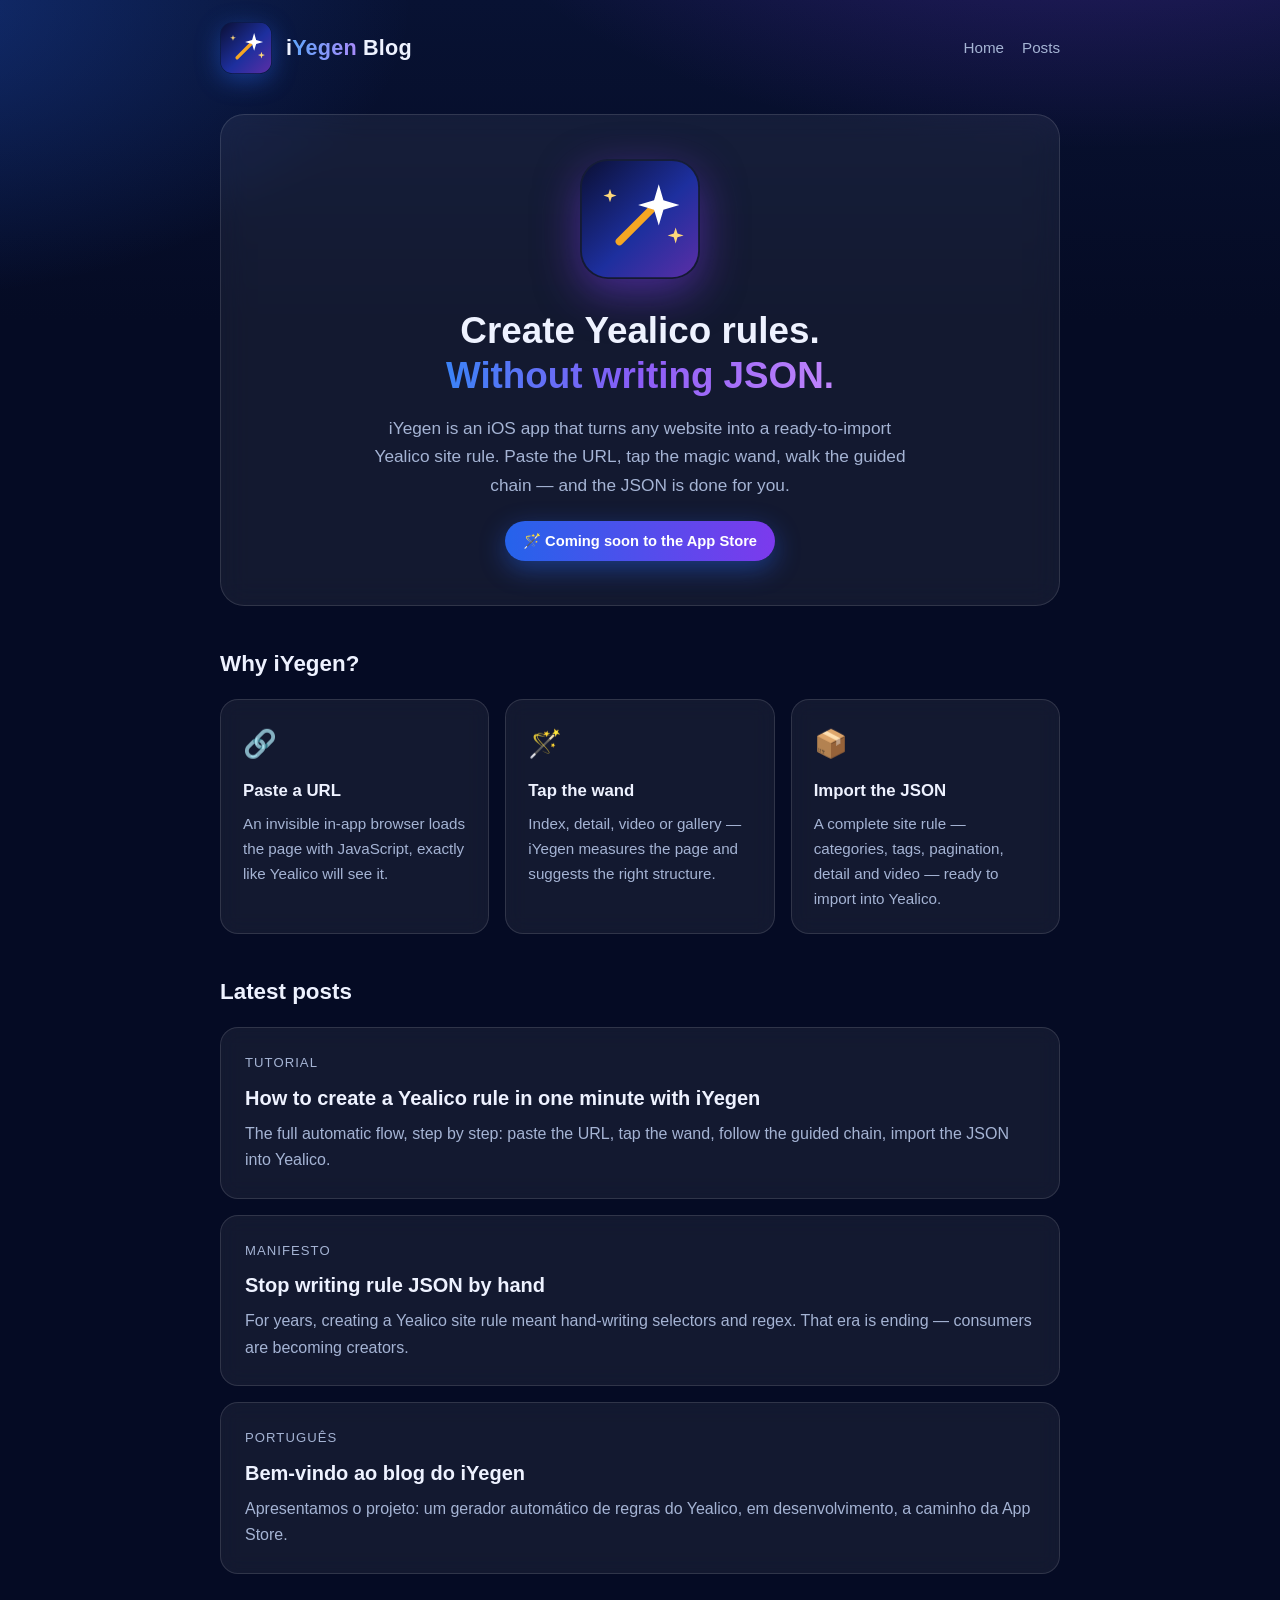
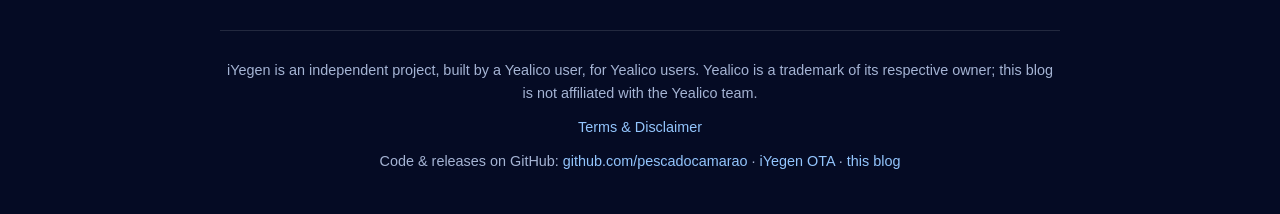
<file: index.html>
<!DOCTYPE html>
<html lang="en">
<head>
<meta charset="UTF-8">
<meta name="viewport" content="width=device-width, initial-scale=1.0">
<title>iYegen — Yealico Site Rule Generator | Create Yealico Rules Automatically</title>
<meta name="description" content="iYegen is an iOS app that generates Yealico site rule JSON automatically. Paste a URL, tap the magic wand, and get a ready-to-import site rule — no hand-written selectors or regex. The site rule JSON generator for Yealico users.">
<meta name="keywords" content="Yealico site rule, create Yealico rule, site rule JSON generator, iYegen, Yealico rule maker, Yealico JSON">
<link rel="icon" type="image/svg+xml" href="icon.svg">
<link rel="apple-touch-icon" href="icon.svg">
<meta property="og:type" content="website">
<meta property="og:site_name" content="iYegen Blog">
<meta property="og:title" content="iYegen — Yealico Site Rule Generator">
<meta property="og:description" content="Paste a URL, tap the magic wand, and iYegen builds your Yealico site rule JSON for you. Stop writing rule JSON by hand.">
<meta property="og:url" content="https://pescadocamarao.github.io/iyegen-blog/">
<meta property="og:image" content="https://pescadocamarao.github.io/iyegen-blog/icon.svg">
<meta name="twitter:card" content="summary">
<meta name="twitter:title" content="iYegen — Yealico Site Rule Generator">
<meta name="twitter:description" content="Create Yealico rules automatically: paste a URL, tap the wand, import the JSON.">
<meta name="twitter:image" content="https://pescadocamarao.github.io/iyegen-blog/icon.svg">
<link rel="stylesheet" href="style.css">
</head>
<body>
<div class="wrap">

  <header class="site">
    <img src="icon.svg" alt="iYegen app icon">
    <div class="brand">i<span>Yegen</span> Blog</div>
    <nav>
      <a href="index.html">Home</a>
      <a href="#posts">Posts</a>
    </nav>
  </header>

  <div class="hero">
    <img src="icon.svg" alt="iYegen — Yealico site rule JSON generator">
    <h1>Create Yealico rules.<br><span class="grad">Without writing JSON.</span></h1>
    <p>iYegen is an iOS app that turns any website into a ready-to-import Yealico site rule. Paste the URL, tap the magic wand, walk the guided chain — and the JSON is done for you.</p>
    <div class="badge">🪄 Coming soon to the App Store</div>
  </div>

  <section>
    <h2 class="section-title">Why iYegen?</h2>
    <div class="cards">
      <div class="card">
        <div class="emoji">🔗</div>
        <h3>Paste a URL</h3>
        <p>An invisible in-app browser loads the page with JavaScript, exactly like Yealico will see it.</p>
      </div>
      <div class="card">
        <div class="emoji">🪄</div>
        <h3>Tap the wand</h3>
        <p>Index, detail, video or gallery — iYegen measures the page and suggests the right structure.</p>
      </div>
      <div class="card">
        <div class="emoji">📦</div>
        <h3>Import the JSON</h3>
        <p>A complete site rule — categories, tags, pagination, detail and video — ready to import into Yealico.</p>
      </div>
    </div>
  </section>

  <section id="posts">
    <h2 class="section-title">Latest posts</h2>
    <div class="post-list">
      <a class="post-card" href="posts/create-yealico-rule-in-one-minute.html">
        <div class="meta">Tutorial</div>
        <h3>How to create a Yealico rule in one minute with iYegen</h3>
        <p>The full automatic flow, step by step: paste the URL, tap the wand, follow the guided chain, import the JSON into Yealico.</p>
      </a>
      <a class="post-card" href="posts/stop-writing-rule-json-by-hand.html">
        <div class="meta">Manifesto</div>
        <h3>Stop writing rule JSON by hand</h3>
        <p>For years, creating a Yealico site rule meant hand-writing selectors and regex. That era is ending — consumers are becoming creators.</p>
      </a>
      <a class="post-card" href="posts/bem-vindo-iyegen.html">
        <div class="meta">Português</div>
        <h3>Bem-vindo ao blog do iYegen</h3>
        <p>Apresentamos o projeto: um gerador automático de regras do Yealico, em desenvolvimento, a caminho da App Store.</p>
      </a>
    </div>
  </section>

  <footer>
    <p>iYegen is an independent project, built by a Yealico user, for Yealico users. Yealico is a trademark of its respective owner; this blog is not affiliated with the Yealico team.</p>
    <p style="margin-top:10px"><a href="terms.html">Terms &amp; Disclaimer</a></p>
    <p style="margin-top:10px">Code &amp; releases on GitHub: <a href="https://github.com/pescadocamarao">github.com/pescadocamarao</a> · <a href="https://github.com/pescadocamarao/iyegen-ota">iYegen OTA</a> · <a href="https://github.com/pescadocamarao/iyegen-blog">this blog</a></p>
  </footer>

</div>
</body>
</html>
</file>
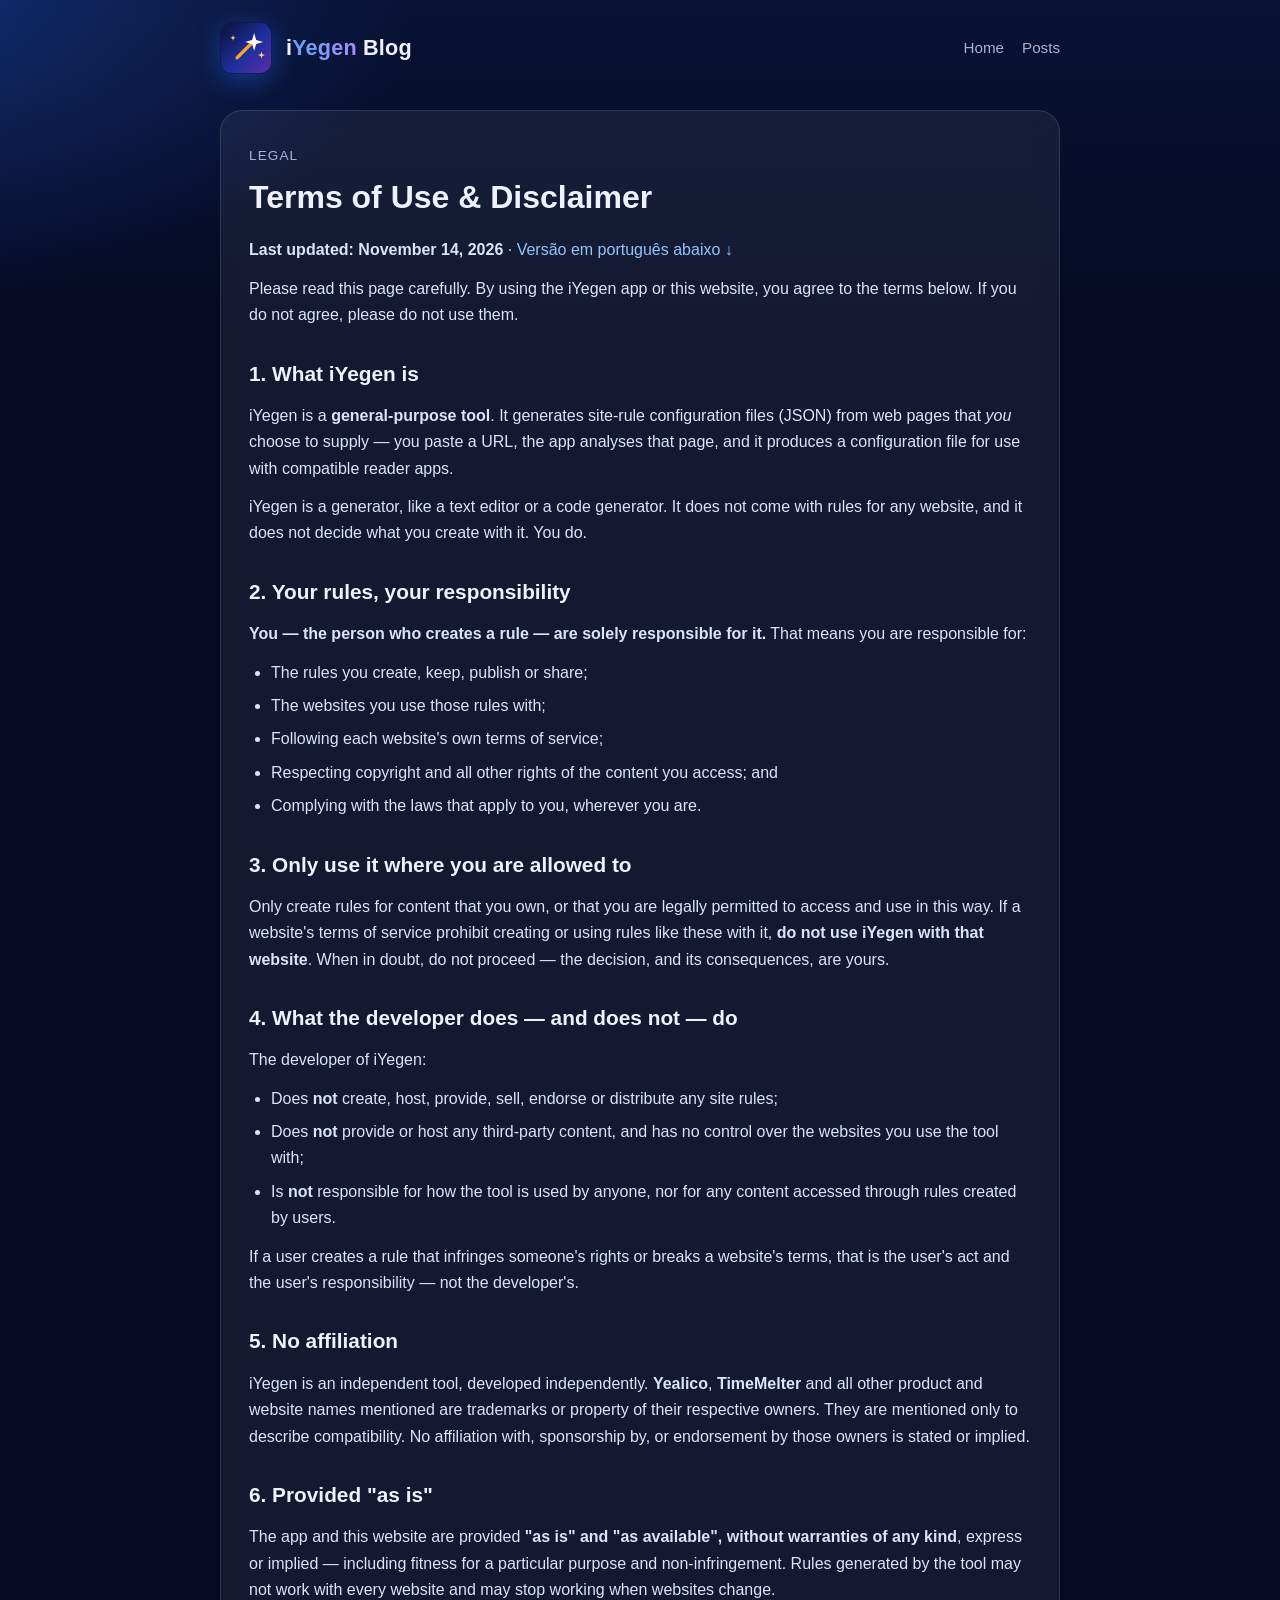
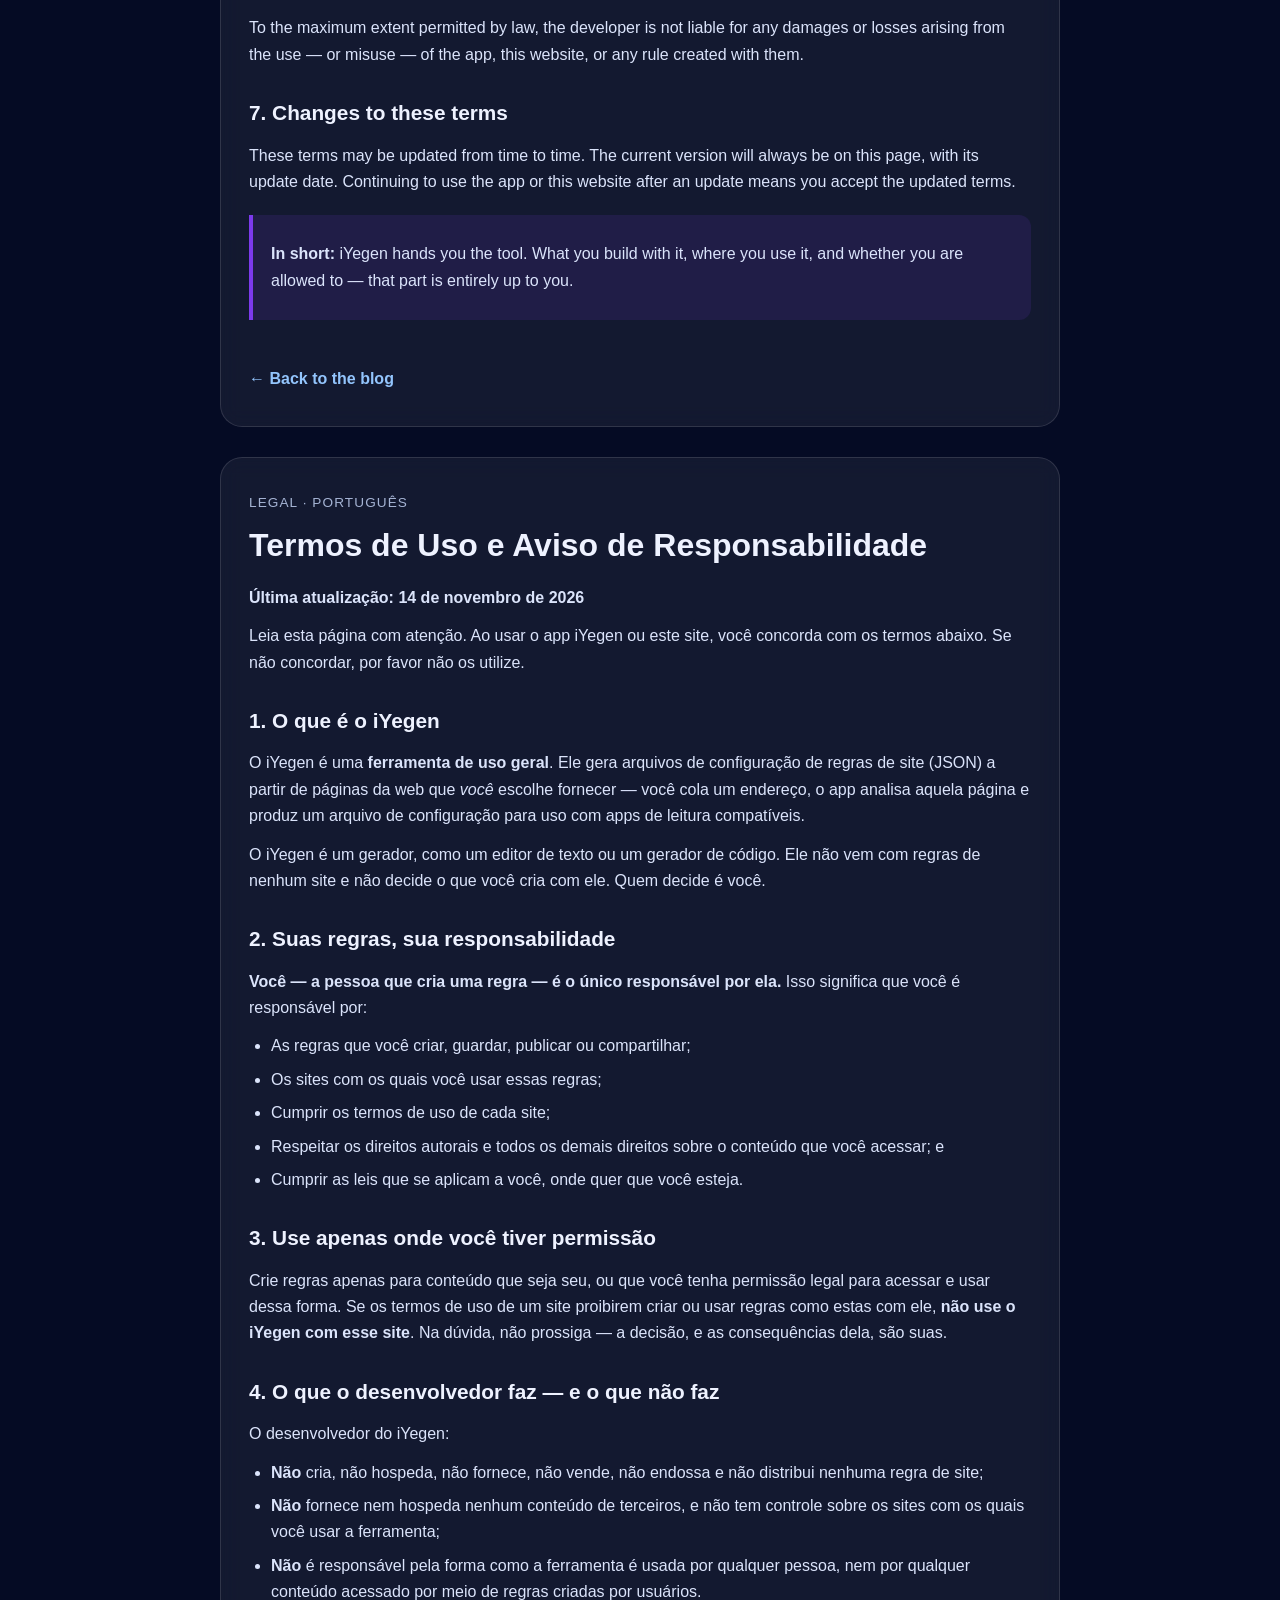
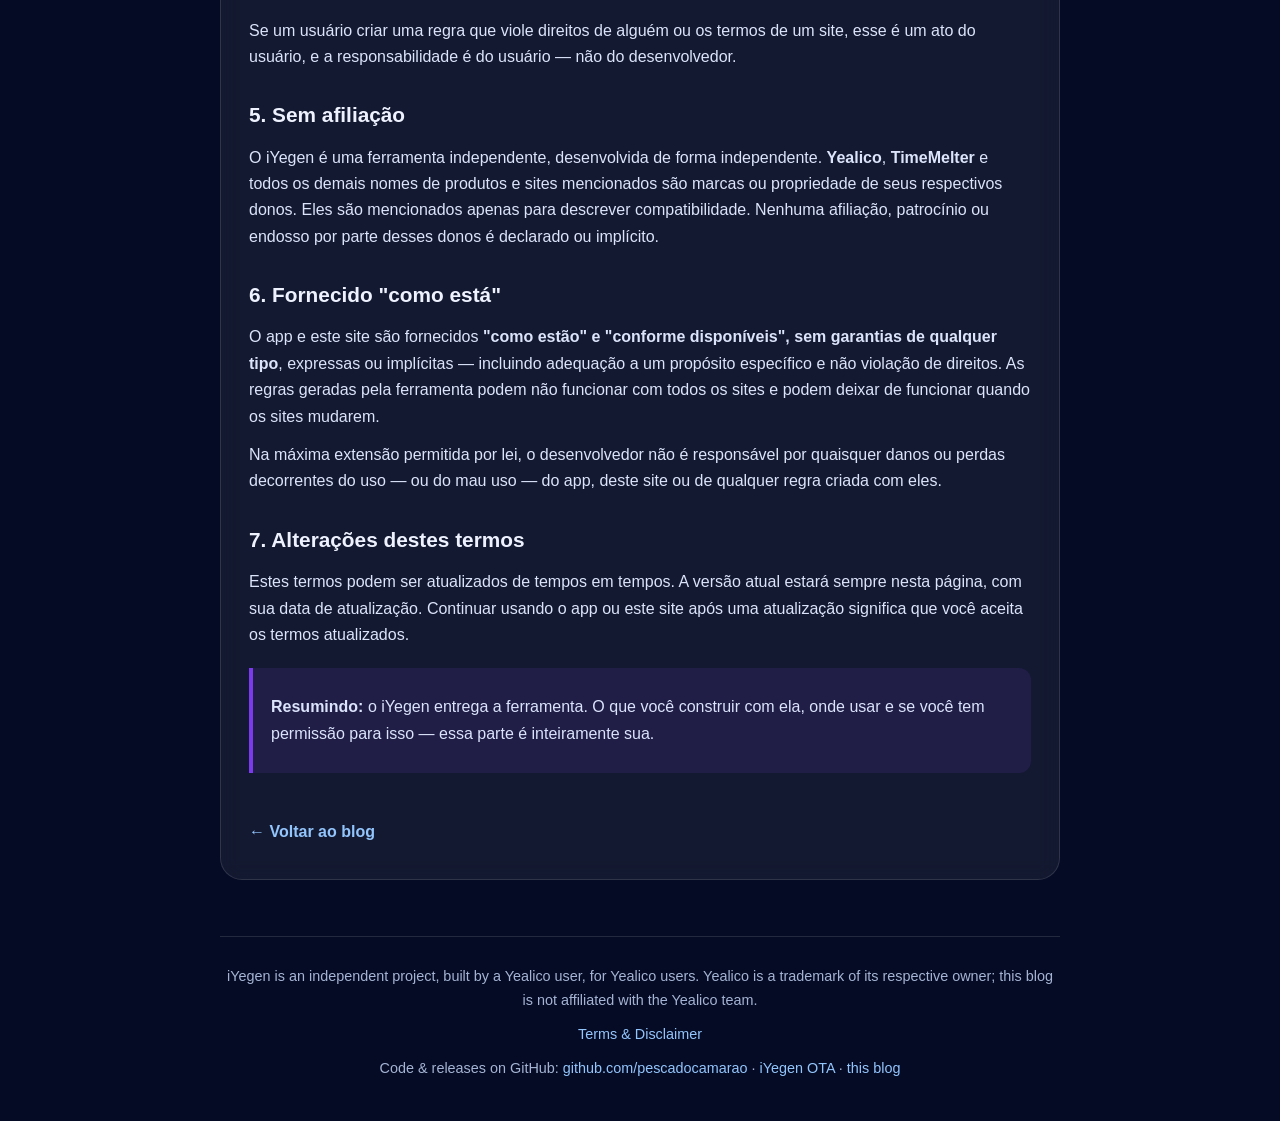
<file: terms.html>
<!DOCTYPE html>
<html lang="en">
<head>
<meta charset="UTF-8">
<meta name="viewport" content="width=device-width, initial-scale=1.0">
<title>Terms of Use &amp; Disclaimer — iYegen</title>
<meta name="description" content="Terms of Use and Disclaimer for iYegen and the iYegen blog: iYegen is a general-purpose tool that generates Yealico site rule JSON from pages you supply. You are responsible for the rules you create, the sites you use them with, and following their terms and the law.">
<meta name="keywords" content="iYegen terms, iYegen disclaimer, Yealico site rule, site rule JSON generator, responsibility">
<link rel="icon" type="image/svg+xml" href="icon.svg">
<link rel="apple-touch-icon" href="icon.svg">
<meta property="og:type" content="article">
<meta property="og:site_name" content="iYegen Blog">
<meta property="og:title" content="Terms of Use &amp; Disclaimer — iYegen">
<meta property="og:description" content="iYegen is a tool. The rules you create with it — and how you use them — are your responsibility. Read the terms.">
<meta property="og:url" content="https://pescadocamarao.github.io/iyegen-blog/terms.html">
<meta property="og:image" content="https://pescadocamarao.github.io/iyegen-blog/icon.svg">
<meta name="twitter:card" content="summary">
<meta name="twitter:title" content="Terms of Use &amp; Disclaimer — iYegen">
<meta name="twitter:description" content="A general-purpose rule generator: you create the rules, you are responsible for them.">
<meta name="twitter:image" content="https://pescadocamarao.github.io/iyegen-blog/icon.svg">
<link rel="stylesheet" href="style.css">
</head>
<body>
<div class="wrap">

  <header class="site">
    <img src="icon.svg" alt="iYegen app icon">
    <div class="brand">i<span>Yegen</span> Blog</div>
    <nav>
      <a href="index.html">Home</a>
      <a href="index.html#posts">Posts</a>
    </nav>
  </header>

  <article class="post" id="en">
    <div class="meta">Legal</div>
    <h1>Terms of Use &amp; Disclaimer</h1>
    <p><strong>Last updated: November 14, 2026</strong> · <a href="#pt">Versão em português abaixo ↓</a></p>

    <p>Please read this page carefully. By using the iYegen app or this website, you agree to the terms below. If you do not agree, please do not use them.</p>

    <h2>1. What iYegen is</h2>
    <p>iYegen is a <strong>general-purpose tool</strong>. It generates site-rule configuration files (JSON) from web pages that <em>you</em> choose to supply — you paste a URL, the app analyses that page, and it produces a configuration file for use with compatible reader apps.</p>
    <p>iYegen is a generator, like a text editor or a code generator. It does not come with rules for any website, and it does not decide what you create with it. You do.</p>

    <h2>2. Your rules, your responsibility</h2>
    <p><strong>You — the person who creates a rule — are solely responsible for it.</strong> That means you are responsible for:</p>
    <ul>
      <li>The rules you create, keep, publish or share;</li>
      <li>The websites you use those rules with;</li>
      <li>Following each website's own terms of service;</li>
      <li>Respecting copyright and all other rights of the content you access; and</li>
      <li>Complying with the laws that apply to you, wherever you are.</li>
    </ul>

    <h2>3. Only use it where you are allowed to</h2>
    <p>Only create rules for content that you own, or that you are legally permitted to access and use in this way. If a website's terms of service prohibit creating or using rules like these with it, <strong>do not use iYegen with that website</strong>. When in doubt, do not proceed — the decision, and its consequences, are yours.</p>

    <h2>4. What the developer does — and does not — do</h2>
    <p>The developer of iYegen:</p>
    <ul>
      <li>Does <strong>not</strong> create, host, provide, sell, endorse or distribute any site rules;</li>
      <li>Does <strong>not</strong> provide or host any third-party content, and has no control over the websites you use the tool with;</li>
      <li>Is <strong>not</strong> responsible for how the tool is used by anyone, nor for any content accessed through rules created by users.</li>
    </ul>
    <p>If a user creates a rule that infringes someone's rights or breaks a website's terms, that is the user's act and the user's responsibility — not the developer's.</p>

    <h2>5. No affiliation</h2>
    <p>iYegen is an independent tool, developed independently. <strong>Yealico</strong>, <strong>TimeMelter</strong> and all other product and website names mentioned are trademarks or property of their respective owners. They are mentioned only to describe compatibility. No affiliation with, sponsorship by, or endorsement by those owners is stated or implied.</p>

    <h2>6. Provided "as is"</h2>
    <p>The app and this website are provided <strong>"as is" and "as available", without warranties of any kind</strong>, express or implied — including fitness for a particular purpose and non-infringement. Rules generated by the tool may not work with every website and may stop working when websites change.</p>
    <p>To the maximum extent permitted by law, the developer is not liable for any damages or losses arising from the use — or misuse — of the app, this website, or any rule created with them.</p>

    <h2>7. Changes to these terms</h2>
    <p>These terms may be updated from time to time. The current version will always be on this page, with its update date. Continuing to use the app or this website after an update means you accept the updated terms.</p>

    <div class="callout">
      <p><strong>In short:</strong> iYegen hands you the tool. What you build with it, where you use it, and whether you are allowed to — that part is entirely up to you.</p>
    </div>

    <a class="back" href="index.html">← Back to the blog</a>
  </article>

  <article class="post" id="pt" lang="pt-BR">
    <div class="meta">Legal · Português</div>
    <h1>Termos de Uso e Aviso de Responsabilidade</h1>
    <p><strong>Última atualização: 14 de novembro de 2026</strong></p>

    <p>Leia esta página com atenção. Ao usar o app iYegen ou este site, você concorda com os termos abaixo. Se não concordar, por favor não os utilize.</p>

    <h2>1. O que é o iYegen</h2>
    <p>O iYegen é uma <strong>ferramenta de uso geral</strong>. Ele gera arquivos de configuração de regras de site (JSON) a partir de páginas da web que <em>você</em> escolhe fornecer — você cola um endereço, o app analisa aquela página e produz um arquivo de configuração para uso com apps de leitura compatíveis.</p>
    <p>O iYegen é um gerador, como um editor de texto ou um gerador de código. Ele não vem com regras de nenhum site e não decide o que você cria com ele. Quem decide é você.</p>

    <h2>2. Suas regras, sua responsabilidade</h2>
    <p><strong>Você — a pessoa que cria uma regra — é o único responsável por ela.</strong> Isso significa que você é responsável por:</p>
    <ul>
      <li>As regras que você criar, guardar, publicar ou compartilhar;</li>
      <li>Os sites com os quais você usar essas regras;</li>
      <li>Cumprir os termos de uso de cada site;</li>
      <li>Respeitar os direitos autorais e todos os demais direitos sobre o conteúdo que você acessar; e</li>
      <li>Cumprir as leis que se aplicam a você, onde quer que você esteja.</li>
    </ul>

    <h2>3. Use apenas onde você tiver permissão</h2>
    <p>Crie regras apenas para conteúdo que seja seu, ou que você tenha permissão legal para acessar e usar dessa forma. Se os termos de uso de um site proibirem criar ou usar regras como estas com ele, <strong>não use o iYegen com esse site</strong>. Na dúvida, não prossiga — a decisão, e as consequências dela, são suas.</p>

    <h2>4. O que o desenvolvedor faz — e o que não faz</h2>
    <p>O desenvolvedor do iYegen:</p>
    <ul>
      <li><strong>Não</strong> cria, não hospeda, não fornece, não vende, não endossa e não distribui nenhuma regra de site;</li>
      <li><strong>Não</strong> fornece nem hospeda nenhum conteúdo de terceiros, e não tem controle sobre os sites com os quais você usar a ferramenta;</li>
      <li><strong>Não</strong> é responsável pela forma como a ferramenta é usada por qualquer pessoa, nem por qualquer conteúdo acessado por meio de regras criadas por usuários.</li>
    </ul>
    <p>Se um usuário criar uma regra que viole direitos de alguém ou os termos de um site, esse é um ato do usuário, e a responsabilidade é do usuário — não do desenvolvedor.</p>

    <h2>5. Sem afiliação</h2>
    <p>O iYegen é uma ferramenta independente, desenvolvida de forma independente. <strong>Yealico</strong>, <strong>TimeMelter</strong> e todos os demais nomes de produtos e sites mencionados são marcas ou propriedade de seus respectivos donos. Eles são mencionados apenas para descrever compatibilidade. Nenhuma afiliação, patrocínio ou endosso por parte desses donos é declarado ou implícito.</p>

    <h2>6. Fornecido "como está"</h2>
    <p>O app e este site são fornecidos <strong>"como estão" e "conforme disponíveis", sem garantias de qualquer tipo</strong>, expressas ou implícitas — incluindo adequação a um propósito específico e não violação de direitos. As regras geradas pela ferramenta podem não funcionar com todos os sites e podem deixar de funcionar quando os sites mudarem.</p>
    <p>Na máxima extensão permitida por lei, o desenvolvedor não é responsável por quaisquer danos ou perdas decorrentes do uso — ou do mau uso — do app, deste site ou de qualquer regra criada com eles.</p>

    <h2>7. Alterações destes termos</h2>
    <p>Estes termos podem ser atualizados de tempos em tempos. A versão atual estará sempre nesta página, com sua data de atualização. Continuar usando o app ou este site após uma atualização significa que você aceita os termos atualizados.</p>

    <div class="callout">
      <p><strong>Resumindo:</strong> o iYegen entrega a ferramenta. O que você construir com ela, onde usar e se você tem permissão para isso — essa parte é inteiramente sua.</p>
    </div>

    <a class="back" href="index.html">← Voltar ao blog</a>
  </article>

  <footer>
    <p>iYegen is an independent project, built by a Yealico user, for Yealico users. Yealico is a trademark of its respective owner; this blog is not affiliated with the Yealico team.</p>
    <p style="margin-top:10px"><a href="terms.html">Terms &amp; Disclaimer</a></p>
    <p style="margin-top:10px">Code &amp; releases on GitHub: <a href="https://github.com/pescadocamarao">github.com/pescadocamarao</a> · <a href="https://github.com/pescadocamarao/iyegen-ota">iYegen OTA</a> · <a href="https://github.com/pescadocamarao/iyegen-blog">this blog</a></p>
  </footer>

</div>
</body>
</html>
</file>
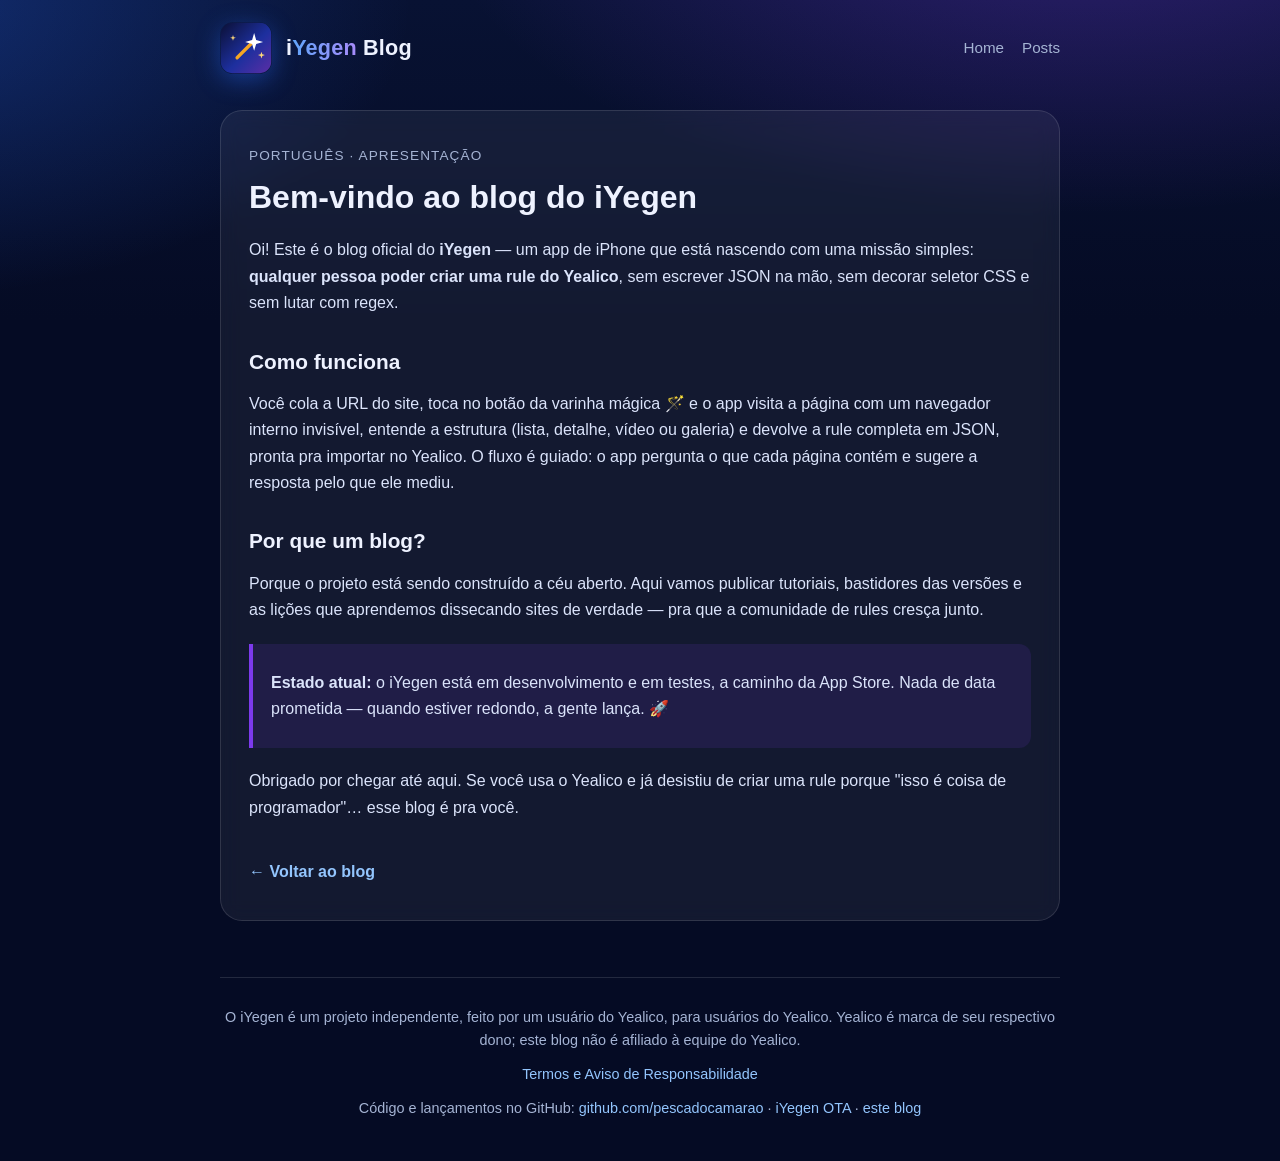
<file: posts/bem-vindo-iyegen.html>
<!DOCTYPE html>
<html lang="pt-BR">
<head>
<meta charset="UTF-8">
<meta name="viewport" content="width=device-width, initial-scale=1.0">
<title>Bem-vindo ao blog do iYegen — Gerador automático de rules do Yealico</title>
<meta name="description" content="Bem-vindo ao blog do iYegen: o app iOS que gera automaticamente o JSON de site rules do Yealico. Cole a URL, toque na varinha mágica e receba a rule pronta. Em desenvolvimento, a caminho da App Store.">
<meta name="keywords" content="iYegen, Yealico site rule, criar rule Yealico, gerador de JSON, site rule">
<link rel="icon" type="image/svg+xml" href="../icon.svg">
<link rel="apple-touch-icon" href="../icon.svg">
<meta property="og:type" content="article">
<meta property="og:site_name" content="iYegen Blog">
<meta property="og:title" content="Bem-vindo ao blog do iYegen">
<meta property="og:description" content="Um gerador automático de rules do Yealico: cole a URL, toque na varinha, receba o JSON pronto.">
<meta property="og:url" content="https://pescadocamarao.github.io/iyegen-blog/posts/bem-vindo-iyegen.html">
<meta property="og:image" content="https://pescadocamarao.github.io/iyegen-blog/icon.svg">
<meta name="twitter:card" content="summary">
<meta name="twitter:title" content="Bem-vindo ao blog do iYegen">
<meta name="twitter:description" content="O projeto iYegen explicado: rules do Yealico sem escrever JSON na mão.">
<meta name="twitter:image" content="https://pescadocamarao.github.io/iyegen-blog/icon.svg">
<link rel="stylesheet" href="../style.css">
</head>
<body>
<div class="wrap">

  <header class="site">
    <img src="../icon.svg" alt="Ícone do app iYegen">
    <div class="brand">i<span>Yegen</span> Blog</div>
    <nav>
      <a href="../index.html">Home</a>
      <a href="../index.html#posts">Posts</a>
    </nav>
  </header>

  <article class="post">
    <div class="meta">Português · Apresentação</div>
    <h1>Bem-vindo ao blog do iYegen</h1>

    <p>Oi! Este é o blog oficial do <strong>iYegen</strong> — um app de iPhone que está nascendo com uma missão simples: <strong>qualquer pessoa poder criar uma rule do Yealico</strong>, sem escrever JSON na mão, sem decorar seletor CSS e sem lutar com regex.</p>

    <h2>Como funciona</h2>
    <p>Você cola a URL do site, toca no botão da varinha mágica 🪄 e o app visita a página com um navegador interno invisível, entende a estrutura (lista, detalhe, vídeo ou galeria) e devolve a rule completa em JSON, pronta pra importar no Yealico. O fluxo é guiado: o app pergunta o que cada página contém e sugere a resposta pelo que ele mediu.</p>

    <h2>Por que um blog?</h2>
    <p>Porque o projeto está sendo construído a céu aberto. Aqui vamos publicar tutoriais, bastidores das versões e as lições que aprendemos dissecando sites de verdade — pra que a comunidade de rules cresça junto.</p>

    <div class="callout">
      <p><strong>Estado atual:</strong> o iYegen está em desenvolvimento e em testes, a caminho da App Store. Nada de data prometida — quando estiver redondo, a gente lança. 🚀</p>
    </div>

    <p>Obrigado por chegar até aqui. Se você usa o Yealico e já desistiu de criar uma rule porque "isso é coisa de programador"… esse blog é pra você.</p>

    <a class="back" href="../index.html">← Voltar ao blog</a>
  </article>

  <footer>
    <p>O iYegen é um projeto independente, feito por um usuário do Yealico, para usuários do Yealico. Yealico é marca de seu respectivo dono; este blog não é afiliado à equipe do Yealico.</p>
    <p style="margin-top:10px"><a href="../terms.html">Termos e Aviso de Responsabilidade</a></p>
    <p style="margin-top:10px">Código e lançamentos no GitHub: <a href="https://github.com/pescadocamarao">github.com/pescadocamarao</a> · <a href="https://github.com/pescadocamarao/iyegen-ota">iYegen OTA</a> · <a href="https://github.com/pescadocamarao/iyegen-blog">este blog</a></p>
  </footer>

</div>
</body>
</html>
</file>
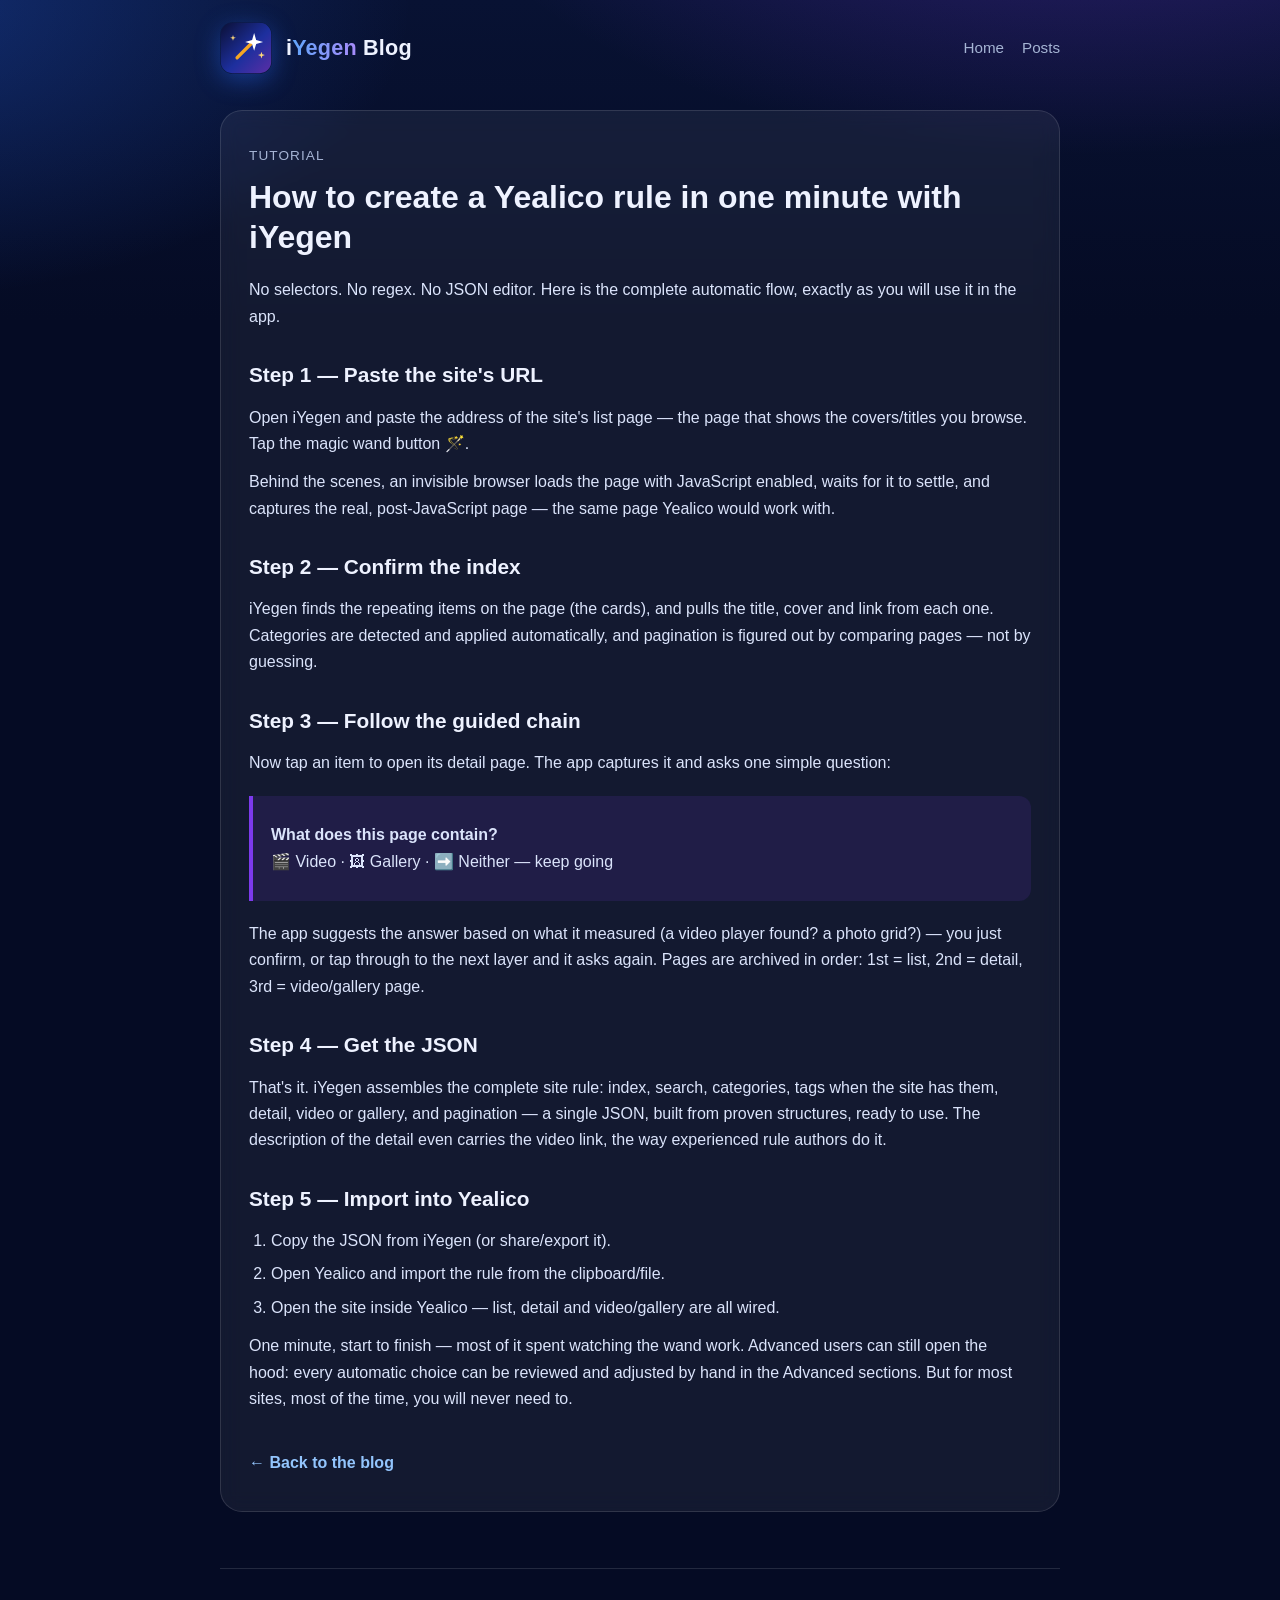
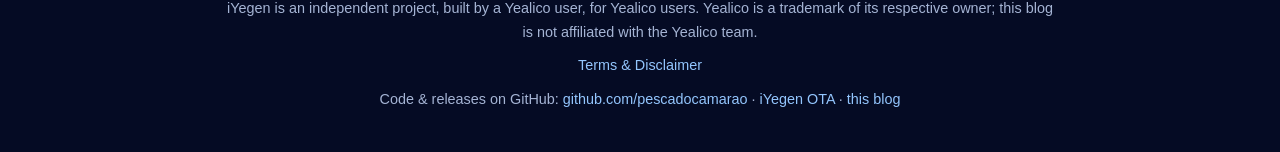
<file: posts/create-yealico-rule-in-one-minute.html>
<!DOCTYPE html>
<html lang="en">
<head>
<meta charset="UTF-8">
<meta name="viewport" content="width=device-width, initial-scale=1.0">
<title>How to Create a Yealico Rule in One Minute with iYegen — Tutorial</title>
<meta name="description" content="Step-by-step tutorial: create a Yealico site rule automatically with iYegen. Paste a URL, tap the magic wand, follow the guided chain (index, detail, video or gallery) and import the generated rule JSON into Yealico.">
<meta name="keywords" content="Yealico site rule, create Yealico rule, how to make a Yealico rule, site rule JSON generator, iYegen tutorial">
<link rel="icon" type="image/svg+xml" href="../icon.svg">
<link rel="apple-touch-icon" href="../icon.svg">
<meta property="og:type" content="article">
<meta property="og:site_name" content="iYegen Blog">
<meta property="og:title" content="How to Create a Yealico Rule in One Minute with iYegen">
<meta property="og:description" content="Paste the URL, tap the wand, follow the guided chain — and import the finished rule JSON into Yealico.">
<meta property="og:url" content="https://pescadocamarao.github.io/iyegen-blog/posts/create-yealico-rule-in-one-minute.html">
<meta property="og:image" content="https://pescadocamarao.github.io/iyegen-blog/icon.svg">
<meta name="twitter:card" content="summary">
<meta name="twitter:title" content="Create a Yealico Rule in One Minute — iYegen Tutorial">
<meta name="twitter:description" content="The automatic flow: URL → wand → guided chain → JSON → Yealico.">
<meta name="twitter:image" content="https://pescadocamarao.github.io/iyegen-blog/icon.svg">
<link rel="stylesheet" href="../style.css">
</head>
<body>
<div class="wrap">

  <header class="site">
    <img src="../icon.svg" alt="iYegen app icon">
    <div class="brand">i<span>Yegen</span> Blog</div>
    <nav>
      <a href="../index.html">Home</a>
      <a href="../index.html#posts">Posts</a>
    </nav>
  </header>

  <article class="post">
    <div class="meta">Tutorial</div>
    <h1>How to create a Yealico rule in one minute with iYegen</h1>

    <p>No selectors. No regex. No JSON editor. Here is the complete automatic flow, exactly as you will use it in the app.</p>

    <h2>Step 1 — Paste the site's URL</h2>
    <p>Open iYegen and paste the address of the site's list page — the page that shows the covers/titles you browse. Tap the magic wand button 🪄.</p>
    <p>Behind the scenes, an invisible browser loads the page with JavaScript enabled, waits for it to settle, and captures the real, post-JavaScript page — the same page Yealico would work with.</p>

    <h2>Step 2 — Confirm the index</h2>
    <p>iYegen finds the repeating items on the page (the cards), and pulls the title, cover and link from each one. Categories are detected and applied automatically, and pagination is figured out by comparing pages — not by guessing.</p>

    <h2>Step 3 — Follow the guided chain</h2>
    <p>Now tap an item to open its detail page. The app captures it and asks one simple question:</p>
    <div class="callout">
      <p><strong>What does this page contain?</strong><br>🎬 Video · 🖼 Gallery · ➡️ Neither — keep going</p>
    </div>
    <p>The app suggests the answer based on what it measured (a video player found? a photo grid?) — you just confirm, or tap through to the next layer and it asks again. Pages are archived in order: 1st = list, 2nd = detail, 3rd = video/gallery page.</p>

    <h2>Step 4 — Get the JSON</h2>
    <p>That's it. iYegen assembles the complete site rule: index, search, categories, tags when the site has them, detail, video or gallery, and pagination — a single JSON, built from proven structures, ready to use. The description of the detail even carries the video link, the way experienced rule authors do it.</p>

    <h2>Step 5 — Import into Yealico</h2>
    <ol>
      <li>Copy the JSON from iYegen (or share/export it).</li>
      <li>Open Yealico and import the rule from the clipboard/file.</li>
      <li>Open the site inside Yealico — list, detail and video/gallery are all wired.</li>
    </ol>

    <p>One minute, start to finish — most of it spent watching the wand work. Advanced users can still open the hood: every automatic choice can be reviewed and adjusted by hand in the Advanced sections. But for most sites, most of the time, you will never need to.</p>

    <a class="back" href="../index.html">← Back to the blog</a>
  </article>

  <footer>
    <p>iYegen is an independent project, built by a Yealico user, for Yealico users. Yealico is a trademark of its respective owner; this blog is not affiliated with the Yealico team.</p>
    <p style="margin-top:10px"><a href="../terms.html">Terms &amp; Disclaimer</a></p>
    <p style="margin-top:10px">Code &amp; releases on GitHub: <a href="https://github.com/pescadocamarao">github.com/pescadocamarao</a> · <a href="https://github.com/pescadocamarao/iyegen-ota">iYegen OTA</a> · <a href="https://github.com/pescadocamarao/iyegen-blog">this blog</a></p>
  </footer>

</div>
</body>
</html>
</file>
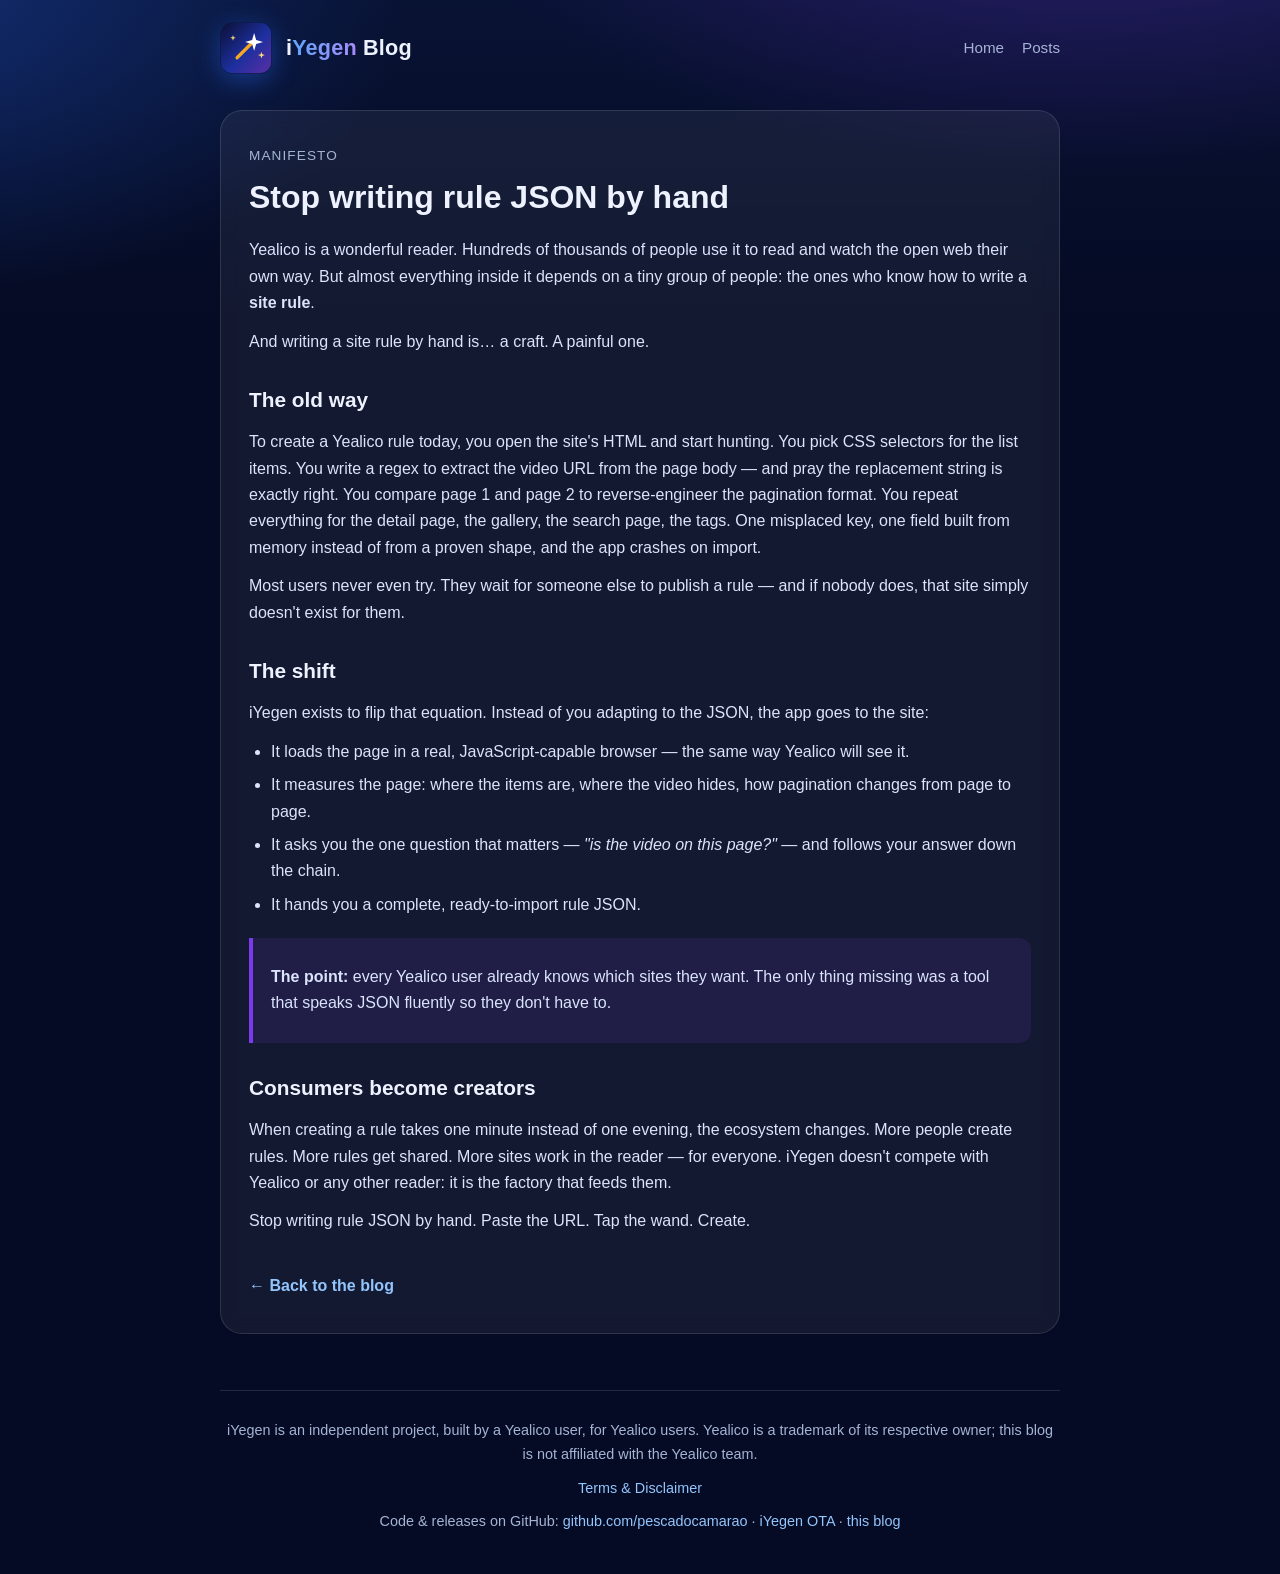
<file: posts/stop-writing-rule-json-by-hand.html>
<!DOCTYPE html>
<html lang="en">
<head>
<meta charset="UTF-8">
<meta name="viewport" content="width=device-width, initial-scale=1.0">
<title>Stop Writing Rule JSON by Hand — iYegen Blog</title>
<meta name="description" content="Creating a Yealico site rule used to mean hand-writing CSS selectors, regex and pagination by hand. iYegen, the site rule JSON generator, changes that: paste a URL and become a rule creator.">
<meta name="keywords" content="Yealico site rule, create Yealico rule, site rule JSON generator, iYegen, Yealico rule JSON">
<link rel="icon" type="image/svg+xml" href="../icon.svg">
<link rel="apple-touch-icon" href="../icon.svg">
<meta property="og:type" content="article">
<meta property="og:site_name" content="iYegen Blog">
<meta property="og:title" content="Stop Writing Rule JSON by Hand">
<meta property="og:description" content="Hand-written selectors and regex kept Yealico rule creation in the hands of a few. iYegen opens it to everyone.">
<meta property="og:url" content="https://pescadocamarao.github.io/iyegen-blog/posts/stop-writing-rule-json-by-hand.html">
<meta property="og:image" content="https://pescadocamarao.github.io/iyegen-blog/icon.svg">
<meta name="twitter:card" content="summary">
<meta name="twitter:title" content="Stop Writing Rule JSON by Hand — iYegen">
<meta name="twitter:description" content="The manifesto: why Yealico rule creation should not require writing JSON by hand.">
<meta name="twitter:image" content="https://pescadocamarao.github.io/iyegen-blog/icon.svg">
<link rel="stylesheet" href="../style.css">
</head>
<body>
<div class="wrap">

  <header class="site">
    <img src="../icon.svg" alt="iYegen app icon">
    <div class="brand">i<span>Yegen</span> Blog</div>
    <nav>
      <a href="../index.html">Home</a>
      <a href="../index.html#posts">Posts</a>
    </nav>
  </header>

  <article class="post">
    <div class="meta">Manifesto</div>
    <h1>Stop writing rule JSON by hand</h1>

    <p>Yealico is a wonderful reader. Hundreds of thousands of people use it to read and watch the open web their own way. But almost everything inside it depends on a tiny group of people: the ones who know how to write a <strong>site rule</strong>.</p>

    <p>And writing a site rule by hand is… a craft. A painful one.</p>

    <h2>The old way</h2>
    <p>To create a Yealico rule today, you open the site's HTML and start hunting. You pick CSS selectors for the list items. You write a regex to extract the video URL from the page body — and pray the replacement string is exactly right. You compare page 1 and page 2 to reverse-engineer the pagination format. You repeat everything for the detail page, the gallery, the search page, the tags. One misplaced key, one field built from memory instead of from a proven shape, and the app crashes on import.</p>

    <p>Most users never even try. They wait for someone else to publish a rule — and if nobody does, that site simply doesn't exist for them.</p>

    <h2>The shift</h2>
    <p>iYegen exists to flip that equation. Instead of you adapting to the JSON, the app goes to the site:</p>
    <ul>
      <li>It loads the page in a real, JavaScript-capable browser — the same way Yealico will see it.</li>
      <li>It measures the page: where the items are, where the video hides, how pagination changes from page to page.</li>
      <li>It asks you the one question that matters — <em>"is the video on this page?"</em> — and follows your answer down the chain.</li>
      <li>It hands you a complete, ready-to-import rule JSON.</li>
    </ul>

    <div class="callout">
      <p><strong>The point:</strong> every Yealico user already knows which sites they want. The only thing missing was a tool that speaks JSON fluently so they don't have to.</p>
    </div>

    <h2>Consumers become creators</h2>
    <p>When creating a rule takes one minute instead of one evening, the ecosystem changes. More people create rules. More rules get shared. More sites work in the reader — for everyone. iYegen doesn't compete with Yealico or any other reader: it is the factory that feeds them.</p>

    <p>Stop writing rule JSON by hand. Paste the URL. Tap the wand. Create.</p>

    <a class="back" href="../index.html">← Back to the blog</a>
  </article>

  <footer>
    <p>iYegen is an independent project, built by a Yealico user, for Yealico users. Yealico is a trademark of its respective owner; this blog is not affiliated with the Yealico team.</p>
    <p style="margin-top:10px"><a href="../terms.html">Terms &amp; Disclaimer</a></p>
    <p style="margin-top:10px">Code &amp; releases on GitHub: <a href="https://github.com/pescadocamarao">github.com/pescadocamarao</a> · <a href="https://github.com/pescadocamarao/iyegen-ota">iYegen OTA</a> · <a href="https://github.com/pescadocamarao/iyegen-blog">this blog</a></p>
  </footer>

</div>
</body>
</html>
</file>
<file: style.css>
:root{
  --navy:#050b24;
  --navy-2:#081233;
  --royal:#2563eb;
  --violet:#7c3aed;
  --ink:#eef2ff;
  --muted:#a5b4d4;
  --glass:rgba(255,255,255,.06);
  --glass-border:rgba(255,255,255,.12);
}
*{box-sizing:border-box;margin:0;padding:0}
html{scroll-behavior:smooth}
body{
  font-family:-apple-system,BlinkMacSystemFont,"Segoe UI",Roboto,"Helvetica Neue",Arial,sans-serif;
  background:
    radial-gradient(1100px 550px at 85% -10%,rgba(124,58,237,.35),transparent 60%),
    radial-gradient(900px 500px at -10% 0%,rgba(37,99,235,.35),transparent 60%),
    linear-gradient(180deg,var(--navy-2),var(--navy) 320px);
  background-color:var(--navy);
  color:var(--ink);
  line-height:1.65;
  min-height:100vh;
}
a{color:#93c5fd;text-decoration:none}
a:hover{text-decoration:underline}
.wrap{max-width:880px;margin:0 auto;padding:0 20px}
header.site{
  display:flex;align-items:center;gap:14px;
  padding:22px 0 6px;
}
header.site img{width:52px;height:52px;border-radius:13px;box-shadow:0 6px 24px rgba(37,99,235,.45)}
header.site .brand{font-size:1.35rem;font-weight:800;letter-spacing:.2px}
header.site .brand span{
  background:linear-gradient(90deg,#60a5fa,#a78bfa);
  -webkit-background-clip:text;background-clip:text;color:transparent;
}
header.site nav{margin-left:auto;display:flex;gap:18px;font-size:.95rem}
header.site nav a{color:var(--muted)}
header.site nav a:hover{color:var(--ink);text-decoration:none}
.hero{
  margin:34px 0 10px;padding:44px 30px;text-align:center;
  background:var(--glass);border:1px solid var(--glass-border);
  border-radius:24px;backdrop-filter:blur(14px);-webkit-backdrop-filter:blur(14px);
}
.hero img{width:120px;height:120px;border-radius:28px;box-shadow:0 14px 44px rgba(124,58,237,.5)}
.hero h1{
  margin-top:22px;font-size:2.3rem;line-height:1.2;font-weight:900;
}
.hero h1 .grad{
  background:linear-gradient(90deg,#3b82f6,#8b5cf6,#c084fc);
  -webkit-background-clip:text;background-clip:text;color:transparent;
}
.hero p{margin:16px auto 0;max-width:560px;color:var(--muted);font-size:1.08rem}
.badge{
  display:inline-block;margin-top:22px;padding:8px 18px;border-radius:999px;
  background:linear-gradient(90deg,var(--royal),var(--violet));
  color:#fff;font-weight:700;font-size:.92rem;box-shadow:0 8px 26px rgba(37,99,235,.45);
}
section{margin:40px 0}
h2.section-title{font-size:1.4rem;font-weight:800;margin-bottom:16px}
.cards{display:grid;grid-template-columns:1fr;gap:16px}
@media(min-width:640px){.cards{grid-template-columns:1fr 1fr 1fr}}
.card{
  background:var(--glass);border:1px solid var(--glass-border);border-radius:18px;
  padding:22px;backdrop-filter:blur(10px);-webkit-backdrop-filter:blur(10px);
}
.card .emoji{font-size:1.7rem}
.card h3{margin:10px 0 6px;font-size:1.05rem}
.card p{color:var(--muted);font-size:.95rem}
.post-list{display:flex;flex-direction:column;gap:16px}
.post-card{
  display:block;background:var(--glass);border:1px solid var(--glass-border);
  border-radius:18px;padding:24px;color:var(--ink);
  backdrop-filter:blur(10px);-webkit-backdrop-filter:blur(10px);
  transition:transform .15s ease,border-color .15s ease;
}
.post-card:hover{text-decoration:none;transform:translateY(-2px);border-color:rgba(147,197,253,.45)}
.post-card .meta{font-size:.82rem;color:var(--muted);text-transform:uppercase;letter-spacing:.08em}
.post-card h3{margin:8px 0 6px;font-size:1.25rem}
.post-card p{color:var(--muted)}
article.post{
  background:var(--glass);border:1px solid var(--glass-border);border-radius:22px;
  padding:34px 28px;margin:30px 0;backdrop-filter:blur(10px);-webkit-backdrop-filter:blur(10px);
}
article.post .meta{font-size:.85rem;color:var(--muted);text-transform:uppercase;letter-spacing:.08em}
article.post h1{font-size:2rem;line-height:1.25;margin:10px 0 20px}
article.post h2{font-size:1.3rem;margin:28px 0 10px}
article.post p{margin:12px 0;color:#dbe4fb}
article.post ul,article.post ol{margin:12px 0 12px 22px;color:#dbe4fb}
article.post li{margin:7px 0}
article.post code{
  background:rgba(0,0,0,.4);border:1px solid var(--glass-border);
  padding:1px 7px;border-radius:6px;font-size:.88em;color:#c4b5fd;
}
article.post .callout{
  border-left:4px solid var(--violet);background:rgba(124,58,237,.12);
  padding:14px 18px;border-radius:0 12px 12px 0;margin:20px 0;
}
.back{display:inline-block;margin-top:26px;font-weight:600}
footer{
  margin:56px 0 0;padding:28px 0 40px;border-top:1px solid var(--glass-border);
  color:var(--muted);font-size:.9rem;text-align:center;
}
</file>
